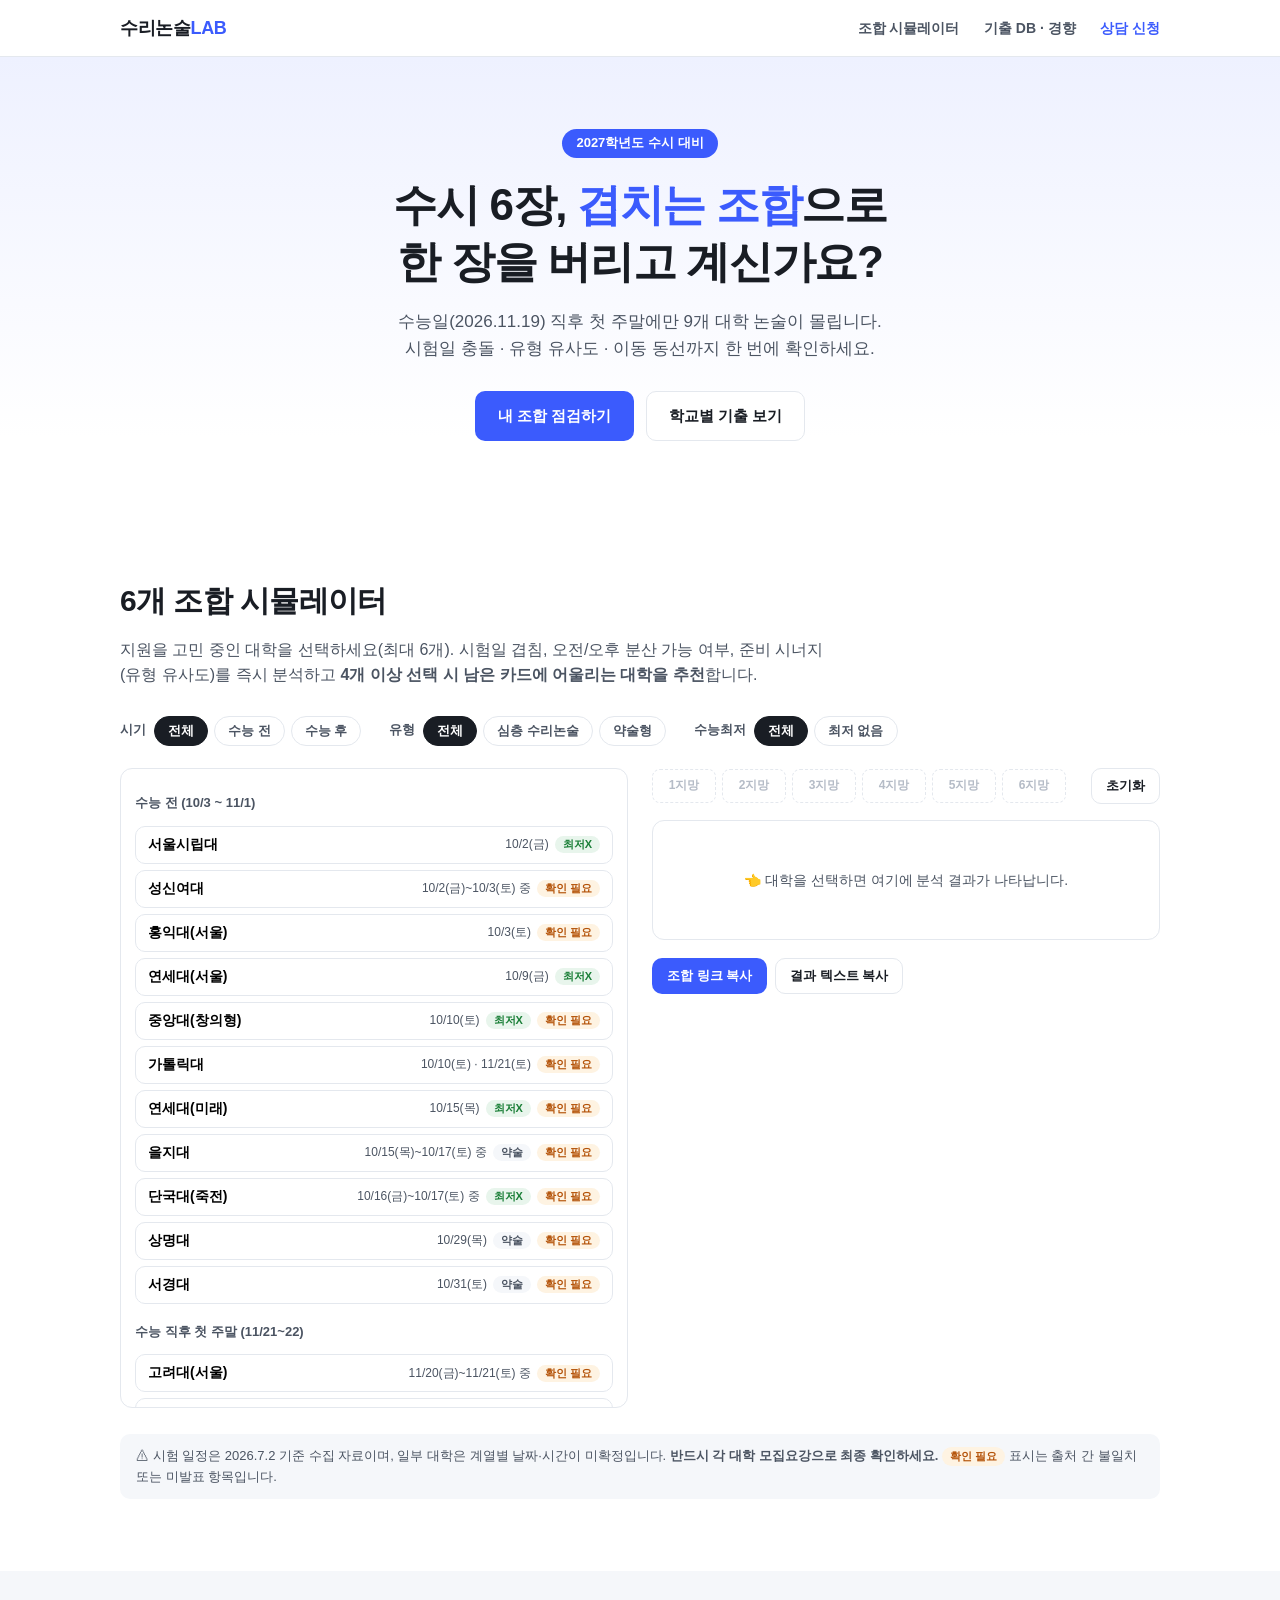
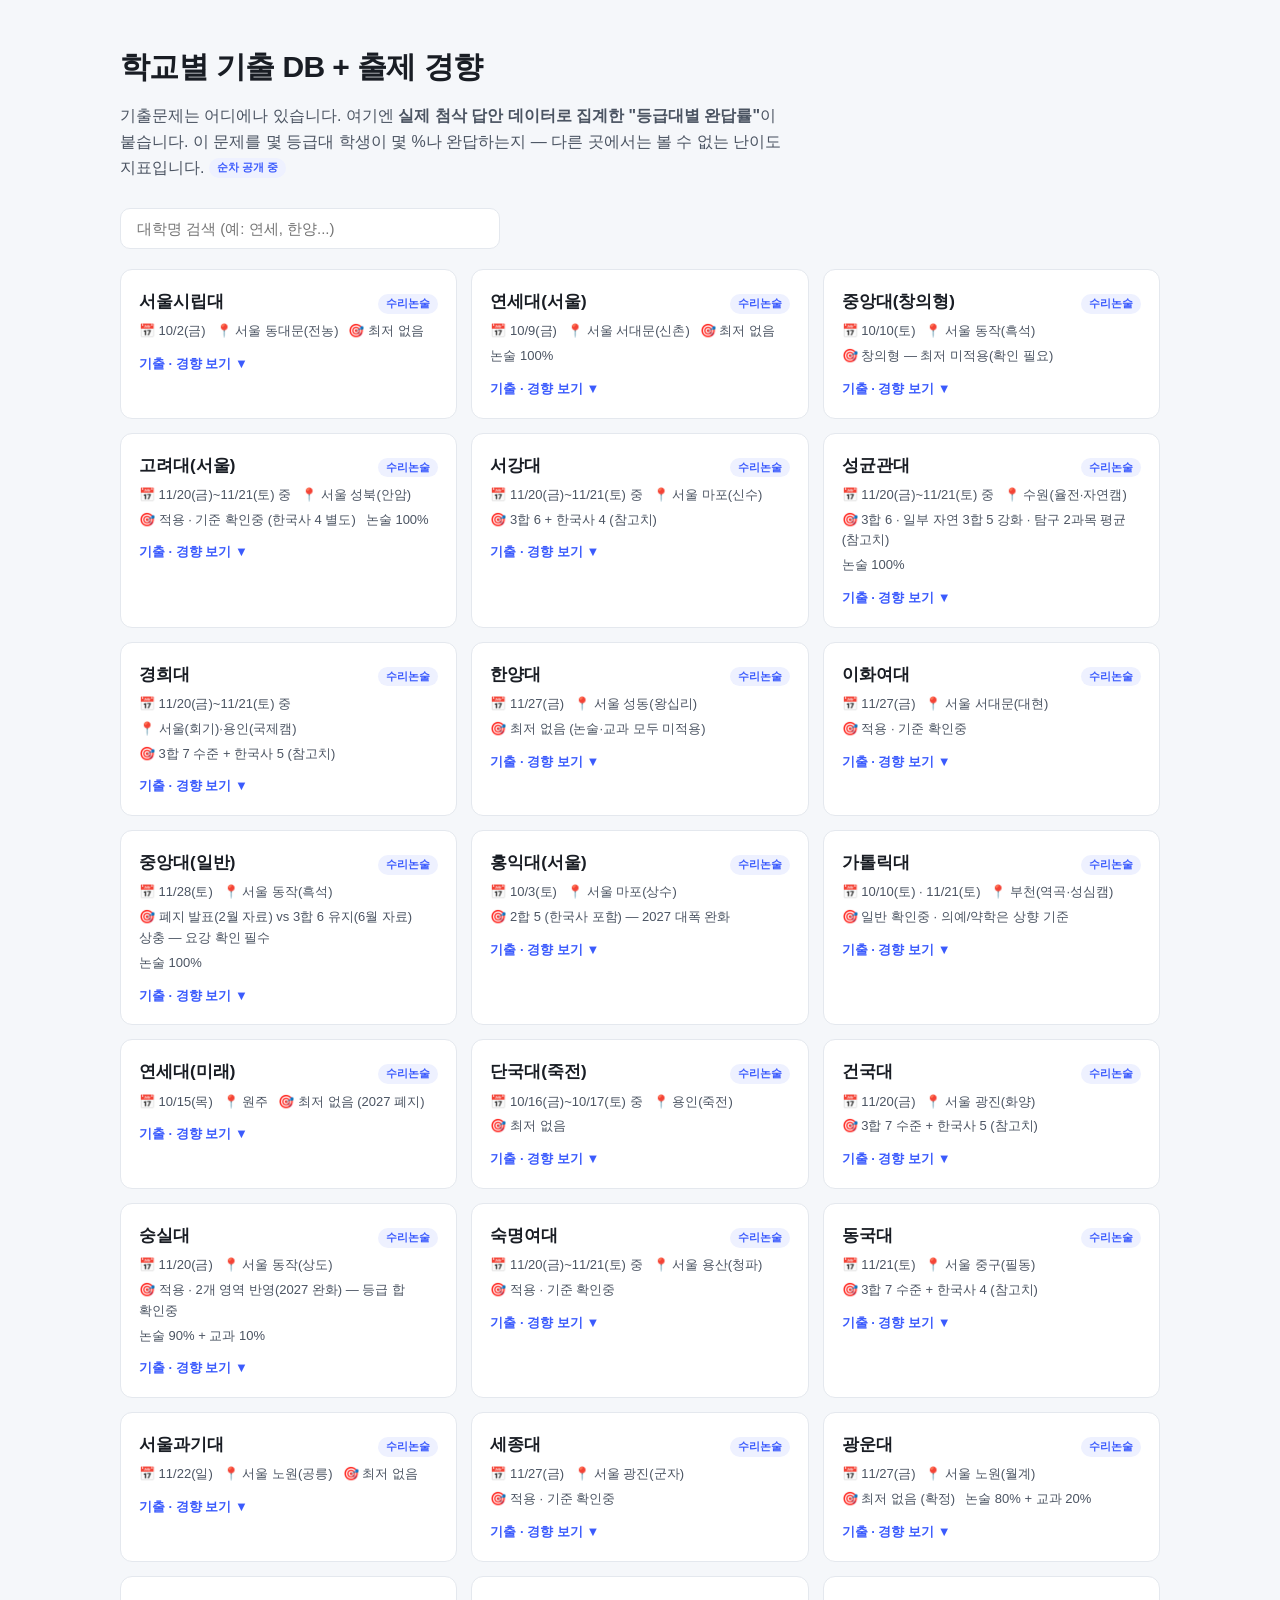
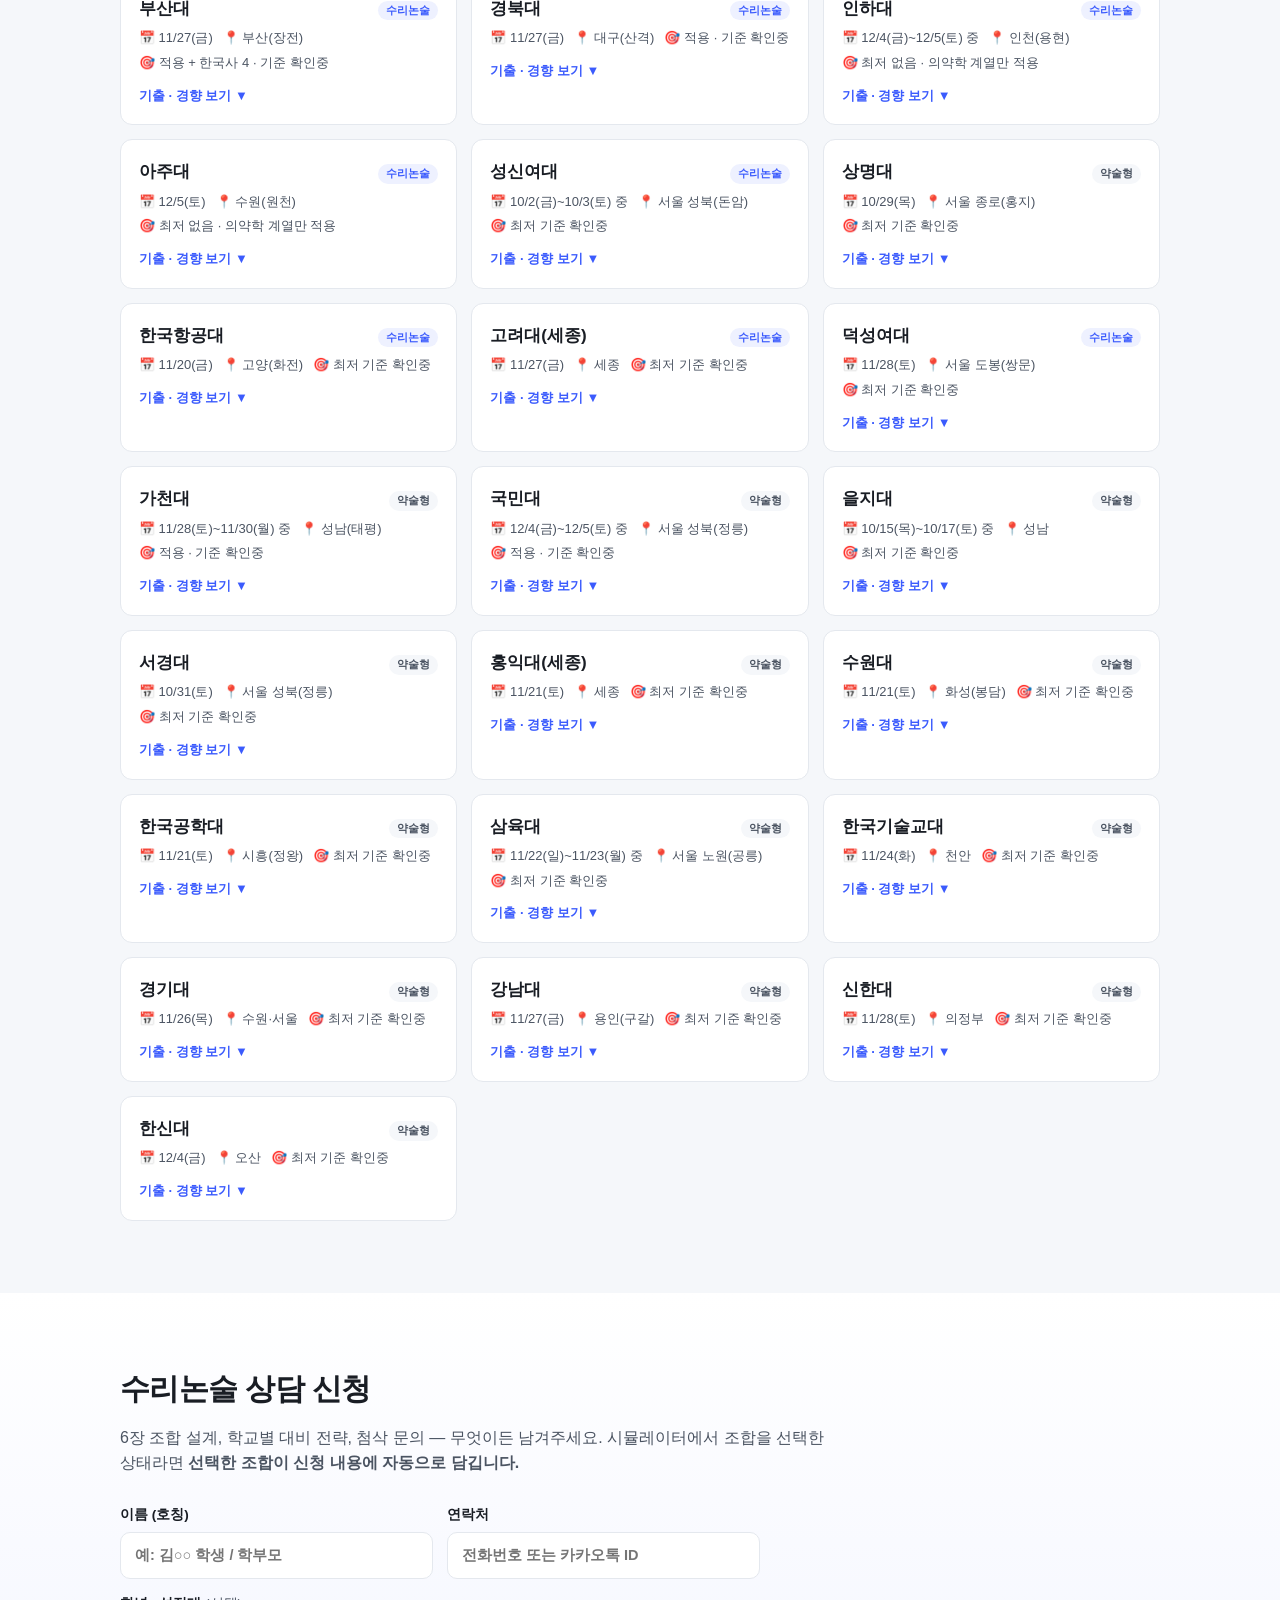
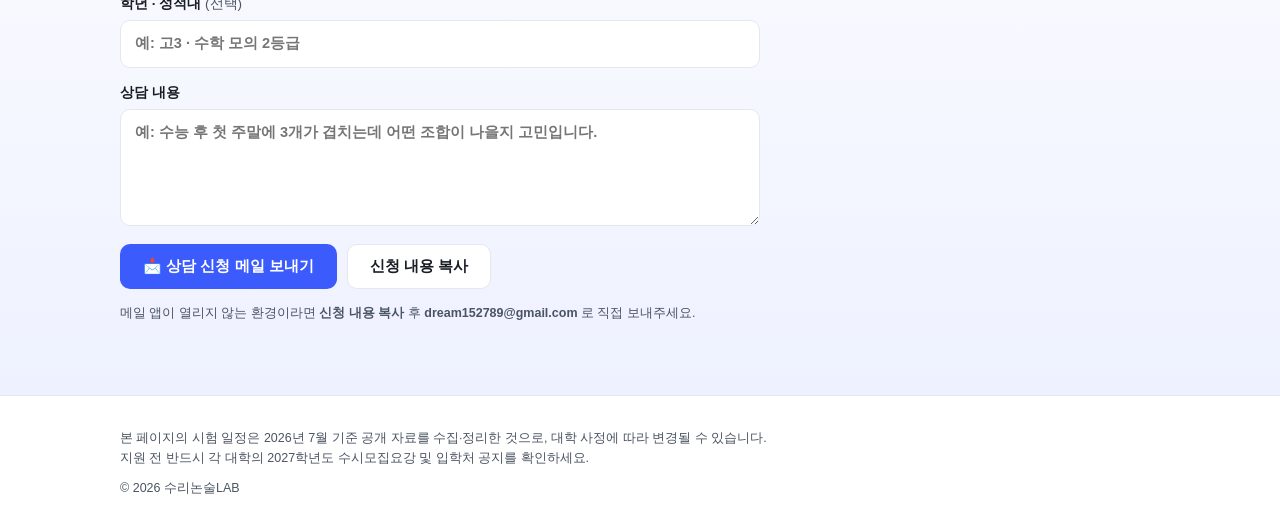
<file: index.html>
<!DOCTYPE html>
<html lang="ko">
<head>
<meta charset="UTF-8">
<meta name="viewport" content="width=device-width, initial-scale=1.0">
<title>2027 수리논술 조합 시뮬레이터 & 학교별 기출 DB</title>
<meta name="description" content="2027학년도 수리논술 실시 대학 시험일 겹침 체크, 6개 조합 시뮬레이터, 학교별 기출문제 DB와 첨삭 데이터 기반 출제 경향 분석">
<link rel="stylesheet" href="style.css">
</head>
<body>

<header class="site-header">
  <div class="wrap">
    <div class="logo">수리논술<span>LAB</span></div>
    <nav>
      <a href="#simulator">조합 시뮬레이터</a>
      <a href="#db">기출 DB · 경향</a>
      <a href="#contact" class="nav-cta">상담 신청</a>
    </nav>
  </div>
</header>

<section class="hero">
  <div class="wrap">
    <p class="hero-badge">2027학년도 수시 대비</p>
    <h1>수시 6장, <em>겹치는 조합</em>으로<br>한 장을 버리고 계신가요?</h1>
    <p class="hero-sub">
      수능일(2026.11.19) 직후 첫 주말에만 9개 대학 논술이 몰립니다.<br>
      시험일 충돌 · 유형 유사도 · 이동 동선까지 한 번에 확인하세요.
    </p>
    <div class="hero-cta">
      <a class="btn primary" href="#simulator">내 조합 점검하기</a>
      <a class="btn ghost" href="#db">학교별 기출 보기</a>
    </div>
  </div>
</section>

<!-- ===================== 조합 시뮬레이터 ===================== -->
<section id="simulator" class="section">
  <div class="wrap">
    <h2>6개 조합 시뮬레이터</h2>
    <p class="section-desc">
      지원을 고민 중인 대학을 선택하세요(최대 6개).
      시험일 겹침, 오전/오후 분산 가능 여부, 준비 시너지(유형 유사도)를 즉시 분석하고
      <strong>4개 이상 선택 시 남은 카드에 어울리는 대학을 추천</strong>합니다.
    </p>

    <div class="filters" id="filters">
      <div class="filter-group">
        <span class="filter-label">시기</span>
        <button class="chip-filter active" data-filter="period" data-value="all">전체</button>
        <button class="chip-filter" data-filter="period" data-value="before">수능 전</button>
        <button class="chip-filter" data-filter="period" data-value="after">수능 후</button>
      </div>
      <div class="filter-group">
        <span class="filter-label">유형</span>
        <button class="chip-filter active" data-filter="format" data-value="all">전체</button>
        <button class="chip-filter" data-filter="format" data-value="심층">심층 수리논술</button>
        <button class="chip-filter" data-filter="format" data-value="약술">약술형</button>
      </div>
      <div class="filter-group">
        <span class="filter-label">수능최저</span>
        <button class="chip-filter active" data-filter="min" data-value="all">전체</button>
        <button class="chip-filter" data-filter="min" data-value="없음">최저 없음</button>
      </div>
    </div>

    <div class="sim-layout">
      <div class="school-pool">
        <div id="schoolGroups"></div>
      </div>

      <div class="sim-result">
        <div class="slots-bar">
          <div class="slots" id="slots"></div>
          <button class="btn small ghost" id="clearBtn">초기화</button>
        </div>

        <div id="analysis" class="analysis">
          <p class="empty-hint">👈 대학을 선택하면 여기에 분석 결과가 나타납니다.</p>
        </div>

        <div id="recommend" class="recommend"></div>

        <div class="share-row" id="shareRow" hidden>
          <button class="btn primary small" id="copyLinkBtn">조합 링크 복사</button>
          <button class="btn ghost small" id="copyTextBtn">결과 텍스트 복사</button>
        </div>
      </div>
    </div>

    <p class="disclaimer">
      ⚠ 시험 일정은 2026.7.2 기준 수집 자료이며, 일부 대학은 계열별 날짜·시간이 미확정입니다.
      <strong>반드시 각 대학 모집요강으로 최종 확인하세요.</strong>
      <span class="badge warn">확인 필요</span> 표시는 출처 간 불일치 또는 미발표 항목입니다.
    </p>
  </div>
</section>

<!-- ===================== 기출 DB ===================== -->
<section id="db" class="section alt">
  <div class="wrap">
    <h2>학교별 기출 DB + 출제 경향</h2>
    <p class="section-desc">
      기출문제는 어디에나 있습니다. 여기엔 <strong>실제 첨삭 답안 데이터로 집계한
      "등급대별 완답률"</strong>이 붙습니다. 이 문제를 몇 등급대 학생이 몇 %나 완답하는지 —
      다른 곳에서는 볼 수 없는 난이도 지표입니다. <span class="badge soon">순차 공개 중</span>
    </p>
    <div class="db-search">
      <input type="text" id="dbSearch" placeholder="대학명 검색 (예: 연세, 한양...)">
    </div>
    <div id="dbGrid" class="db-grid"></div>
  </div>
</section>

<!-- ===================== 상담 신청 CTA ===================== -->
<section id="contact" class="section contact">
  <div class="wrap">
    <h2>수리논술 상담 신청</h2>
    <p class="section-desc">
      6장 조합 설계, 학교별 대비 전략, 첨삭 문의 — 무엇이든 남겨주세요.
      시뮬레이터에서 조합을 선택한 상태라면 <strong>선택한 조합이 신청 내용에 자동으로 담깁니다.</strong>
    </p>

    <form id="contactForm" class="contact-form">
      <div class="form-row">
        <label>이름 (호칭)
          <input type="text" id="cfName" placeholder="예: 김○○ 학생 / 학부모" required>
        </label>
        <label>연락처
          <input type="text" id="cfPhone" placeholder="전화번호 또는 카카오톡 ID" required>
        </label>
      </div>
      <label><span>학년 · 성적대 <span class="opt">(선택)</span></span>
        <input type="text" id="cfGrade" placeholder="예: 고3 · 수학 모의 2등급">
      </label>
      <label>상담 내용
        <textarea id="cfMsg" rows="4" placeholder="예: 수능 후 첫 주말에 3개가 겹치는데 어떤 조합이 나을지 고민입니다."></textarea>
      </label>

      <div class="contact-note" id="cfCombo" hidden></div>

      <div class="contact-actions">
        <button type="submit" class="btn primary">📩 상담 신청 메일 보내기</button>
        <button type="button" class="btn ghost" id="cfCopyBtn">신청 내용 복사</button>
      </div>
      <p class="contact-hint">
        메일 앱이 열리지 않는 환경이라면 <b>신청 내용 복사</b> 후
        <b id="cfEmail"></b> 로 직접 보내주세요.
      </p>
    </form>
  </div>
</section>

<footer class="site-footer">
  <div class="wrap">
    <p>본 페이지의 시험 일정은 2026년 7월 기준 공개 자료를 수집·정리한 것으로, 대학 사정에 따라 변경될 수 있습니다.<br>
    지원 전 반드시 각 대학의 2027학년도 수시모집요강 및 입학처 공지를 확인하세요.</p>
    <p class="copy">© 2026 수리논술LAB</p>
  </div>
</footer>

<script src="data.js"></script>
<script src="exam_data.js"></script>
<script src="app.js"></script>
</body>
</html>
</file>
<file: style.css>
:root {
  --ink: #191d24;
  --ink-soft: #4b5462;
  --line: #e4e8ee;
  --bg: #ffffff;
  --bg-alt: #f5f7fa;
  --accent: #3b5bfd;
  --accent-soft: #eef1ff;
  --red: #e5484d;
  --red-soft: #fdebec;
  --amber: #b45309;
  --amber-soft: #fef3e2;
  --green: #1a7f37;
  --green-soft: #e8f5ec;
  --radius: 12px;
}

* { margin: 0; padding: 0; box-sizing: border-box; }
html { scroll-behavior: smooth; }
body {
  font-family: "Pretendard", "Apple SD Gothic Neo", "Noto Sans KR", -apple-system, sans-serif;
  color: var(--ink);
  background: var(--bg);
  line-height: 1.6;
  word-break: keep-all;
}
.wrap { max-width: 1080px; margin: 0 auto; padding: 0 20px; }

/* header */
.site-header {
  position: sticky; top: 0; z-index: 50;
  background: rgba(255,255,255,.92); backdrop-filter: blur(8px);
  border-bottom: 1px solid var(--line);
}
.site-header .wrap { display: flex; align-items: center; justify-content: space-between; height: 56px; }
.logo { font-weight: 800; font-size: 18px; letter-spacing: -.02em; }
.logo span { color: var(--accent); }
.site-header nav a {
  color: var(--ink-soft); text-decoration: none; font-size: 14px; font-weight: 600; margin-left: 20px;
}
.site-header nav a:hover { color: var(--accent); }

/* hero */
.hero { padding: 72px 0 64px; text-align: center; background: linear-gradient(180deg, var(--accent-soft), #fff 85%); }
.hero-badge {
  display: inline-block; background: var(--accent); color: #fff;
  font-size: 13px; font-weight: 700; padding: 4px 14px; border-radius: 999px; margin-bottom: 18px;
}
.hero h1 { font-size: clamp(28px, 5vw, 44px); line-height: 1.3; letter-spacing: -.03em; font-weight: 800; }
.hero h1 em { font-style: normal; color: var(--accent); }
.hero-sub { margin-top: 18px; color: var(--ink-soft); font-size: clamp(14px, 2.2vw, 17px); }
.hero-cta { margin-top: 28px; display: flex; gap: 12px; justify-content: center; flex-wrap: wrap; }

/* buttons */
.btn {
  display: inline-block; border-radius: 10px; padding: 12px 22px;
  font-size: 15px; font-weight: 700; text-decoration: none; cursor: pointer;
  border: 1px solid transparent; transition: .15s;
}
.btn.primary { background: var(--accent); color: #fff; }
.btn.primary:hover { filter: brightness(1.1); }
.btn.ghost { background: #fff; color: var(--ink); border-color: var(--line); }
.btn.ghost:hover { border-color: var(--accent); color: var(--accent); }
.btn.small { padding: 8px 14px; font-size: 13px; }

/* sections */
.section { padding: 72px 0; }
.section.alt { background: var(--bg-alt); }
.section h2 { font-size: clamp(22px, 3.5vw, 30px); font-weight: 800; letter-spacing: -.02em; }
.section-desc { margin: 12px 0 28px; color: var(--ink-soft); max-width: 720px; }

/* badges */
.badge {
  display: inline-block; font-size: 11px; font-weight: 700; padding: 1px 8px;
  border-radius: 999px; vertical-align: middle; white-space: nowrap;
}
.badge.warn { background: var(--amber-soft); color: var(--amber); }
.badge.ok { background: var(--green-soft); color: var(--green); }
.badge.danger { background: var(--red-soft); color: var(--red); }
.badge.soon { background: var(--accent-soft); color: var(--accent); }
.badge.plain { background: var(--bg-alt); color: var(--ink-soft); }

/* filters */
.filters { display: flex; flex-wrap: wrap; gap: 14px 28px; margin-bottom: 22px; }
.filter-group { display: flex; align-items: center; gap: 6px; flex-wrap: wrap; }
.filter-label { font-size: 13px; font-weight: 700; color: var(--ink-soft); margin-right: 2px; }
.chip-filter {
  border: 1px solid var(--line); background: #fff; border-radius: 999px;
  padding: 5px 13px; font-size: 13px; font-weight: 600; color: var(--ink-soft); cursor: pointer;
}
.chip-filter.active { background: var(--ink); border-color: var(--ink); color: #fff; }

/* simulator layout */
.sim-layout { display: grid; grid-template-columns: 1fr 1fr; gap: 24px; align-items: start; }
@media (max-width: 860px) { .sim-layout { grid-template-columns: 1fr; } }

.school-pool {
  border: 1px solid var(--line); border-radius: var(--radius);
  max-height: 640px; overflow-y: auto; padding: 6px 14px 14px;
}
.pool-group-title {
  font-size: 13px; font-weight: 800; color: var(--ink-soft);
  margin: 14px 0 8px; position: sticky; top: 0; background: #fff; padding: 4px 0;
}
.school-chip {
  display: flex; justify-content: space-between; align-items: center; gap: 8px;
  width: 100%; text-align: left;
  border: 1px solid var(--line); background: #fff; border-radius: 10px;
  padding: 9px 12px; margin-bottom: 6px; cursor: pointer; font-size: 14px; transition: .12s;
}
.school-chip:hover { border-color: var(--accent); }
.school-chip.selected { border-color: var(--accent); background: var(--accent-soft); }
.school-chip.disabled { opacity: .45; cursor: not-allowed; }
.school-chip .name { font-weight: 700; }
.school-chip .meta { font-size: 12px; color: var(--ink-soft); display: flex; gap: 6px; align-items: center; flex-shrink: 0; }

/* slots */
.slots-bar { display: flex; align-items: center; gap: 10px; margin-bottom: 16px; }
.slots { display: flex; gap: 6px; flex: 1; flex-wrap: wrap; }
.slot {
  min-width: 64px; height: 34px; border: 1.5px dashed var(--line); border-radius: 8px;
  display: flex; align-items: center; justify-content: center;
  font-size: 12px; font-weight: 700; color: #b5bcc7; padding: 0 8px;
}
.slot.filled {
  border-style: solid; border-color: var(--accent);
  background: var(--accent-soft); color: var(--accent); cursor: pointer;
}
.slot.filled:hover { text-decoration: line-through; }

/* analysis */
.analysis { border: 1px solid var(--line); border-radius: var(--radius); padding: 18px; }
.empty-hint { color: var(--ink-soft); font-size: 14px; text-align: center; padding: 30px 0; }

.timeline { margin-bottom: 18px; }
.timeline-row { display: flex; gap: 10px; align-items: baseline; padding: 7px 0; border-bottom: 1px dashed var(--line); font-size: 14px; }
.timeline-row:last-child { border-bottom: none; }
.timeline-date { font-weight: 800; min-width: 120px; font-variant-numeric: tabular-nums; }
.timeline-date small { font-weight: 600; color: var(--ink-soft); }
.timeline-row.suneung .timeline-date, .timeline-row.suneung .timeline-schools { color: var(--red); font-weight: 800; }
.timeline-schools { display: flex; flex-wrap: wrap; gap: 4px 8px; }

.conflict-card {
  border-radius: 10px; padding: 12px 14px; font-size: 13.5px; margin-bottom: 8px; line-height: 1.55;
}
.conflict-card.red { background: var(--red-soft); }
.conflict-card.amber { background: var(--amber-soft); }
.conflict-card.green { background: var(--green-soft); }
.conflict-card b { font-weight: 800; }

.analysis h3 { font-size: 15px; font-weight: 800; margin: 18px 0 10px; }
.analysis h3:first-child { margin-top: 0; }

.syn-row {
  display: flex; align-items: center; gap: 10px; font-size: 13.5px; padding: 6px 0;
  border-bottom: 1px dashed var(--line);
}
.syn-row:last-child { border-bottom: none; }
.syn-pair { min-width: 190px; font-weight: 700; }
.syn-bar { flex: 1; height: 8px; background: var(--bg-alt); border-radius: 99px; overflow: hidden; min-width: 60px; }
.syn-bar i { display: block; height: 100%; background: var(--accent); border-radius: 99px; }
.syn-pct { font-weight: 800; min-width: 40px; text-align: right; font-variant-numeric: tabular-nums; }

/* recommend */
.recommend { margin-top: 18px; }
.recommend .rec-box { border: 1.5px solid var(--accent); border-radius: var(--radius); padding: 16px 18px; background: var(--accent-soft); }
.recommend h3 { font-size: 15px; font-weight: 800; margin-bottom: 10px; }
.rec-item { background: #fff; border-radius: 10px; padding: 10px 14px; margin-bottom: 8px; font-size: 13.5px; }
.rec-item:last-child { margin-bottom: 0; }
.rec-item b { font-size: 14.5px; }
.rec-reasons { color: var(--ink-soft); margin-top: 2px; }

.share-row { margin-top: 14px; display: flex; gap: 8px; }

.disclaimer {
  margin-top: 26px; font-size: 13px; color: var(--ink-soft);
  background: var(--bg-alt); border-radius: 10px; padding: 12px 16px;
}

/* DB section */
.db-search { margin-bottom: 20px; }
.db-search input {
  width: 100%; max-width: 380px; padding: 11px 16px; font-size: 15px;
  border: 1px solid var(--line); border-radius: 10px; outline: none;
}
.db-search input:focus { border-color: var(--accent); }

.db-grid { display: grid; grid-template-columns: repeat(auto-fill, minmax(300px, 1fr)); gap: 14px; }
.db-card {
  background: #fff; border: 1px solid var(--line); border-radius: var(--radius);
  padding: 18px; cursor: pointer; transition: .15s;
}
.db-card:hover { border-color: var(--accent); box-shadow: 0 4px 16px rgba(59,91,253,.08); }
.db-card .db-head { display: flex; justify-content: space-between; align-items: baseline; gap: 8px; }
.db-card h3 { font-size: 17px; font-weight: 800; }
.db-card .db-meta { font-size: 13px; color: var(--ink-soft); margin-top: 6px; display: flex; flex-wrap: wrap; gap: 4px 10px; }
.db-card .db-open { margin-top: 12px; font-size: 13px; font-weight: 700; color: var(--accent); }

.db-detail { grid-column: 1 / -1; background: #fff; border: 1.5px solid var(--accent); border-radius: var(--radius); padding: 22px; }
.db-detail h3 { font-size: 19px; font-weight: 800; margin-bottom: 4px; }
.db-detail .db-detail-meta { font-size: 13.5px; color: var(--ink-soft); margin-bottom: 16px; }
.db-detail h4 { font-size: 14.5px; font-weight: 800; margin: 18px 0 8px; }
.db-detail .placeholder {
  background: var(--bg-alt); border-radius: 10px; padding: 14px 16px; font-size: 13.5px; color: var(--ink-soft);
}
.table-scroll { overflow-x: auto; }
.past-table { width: 100%; border-collapse: collapse; font-size: 13.5px; }
.past-table th, .past-table td { border-bottom: 1px solid var(--line); padding: 9px 10px; text-align: left; vertical-align: top; }
.past-table th { font-size: 12.5px; color: var(--ink-soft); font-weight: 700; background: var(--bg-alt); white-space: nowrap; }
.db-close { margin-top: 16px; }

/* 과목 분포 막대 (기출 집계) */
.subj-bars { margin-top: 10px; display: flex; flex-direction: column; gap: 6px; }
.subj-bar-row { display: flex; align-items: center; gap: 10px; font-size: 13px; }
.subj-name { min-width: 78px; font-weight: 700; }
.subj-track { flex: 1; height: 9px; background: var(--bg-alt); border-radius: 99px; overflow: hidden; min-width: 60px; }
.subj-track i { display: block; height: 100%; background: var(--accent); border-radius: 99px; }
.subj-val { min-width: 96px; text-align: right; color: var(--ink-soft); font-variant-numeric: tabular-nums; }
/* 연도별 단원 칩 */
.unit-chip { display: inline-block; background: var(--accent-soft); color: var(--accent);
  border-radius: 6px; padding: 2px 7px; font-size: 12px; font-weight: 600; margin: 1px 0; white-space: nowrap; }

/* contact CTA */
.site-header nav a.nav-cta { color: var(--accent); }
.section.contact { background: linear-gradient(180deg, #fff, var(--accent-soft)); }
.contact-form { max-width: 640px; display: flex; flex-direction: column; gap: 14px; }
.contact-form label { display: flex; flex-direction: column; gap: 6px; flex: 1; font-size: 13.5px; font-weight: 700; }
.contact-form .opt { color: var(--ink-soft); font-weight: 500; }
.contact-form input, .contact-form textarea {
  font: inherit; font-size: 14.5px; padding: 11px 14px;
  border: 1px solid var(--line); border-radius: 10px; outline: none; background: #fff;
  resize: vertical;
}
.contact-form input:focus, .contact-form textarea:focus { border-color: var(--accent); }
.form-row { display: flex; gap: 14px; }
.contact-note {
  font-size: 13px; font-weight: 600; color: var(--green);
  background: var(--green-soft); border-radius: 10px; padding: 10px 14px;
}
.contact-actions { display: flex; gap: 10px; flex-wrap: wrap; margin-top: 4px; }
.contact-hint { font-size: 12.5px; color: var(--ink-soft); }

/* footer */
.site-footer { border-top: 1px solid var(--line); padding: 32px 0; font-size: 12.5px; color: var(--ink-soft); }
.site-footer .copy { margin-top: 10px; }

@media (max-width: 640px) {
  .section { padding: 52px 0; }
  .form-row { flex-direction: column; }
  .site-header nav a { margin-left: 12px; font-size: 13px; white-space: nowrap; }
  .site-header nav a:not(.nav-cta) { display: none; }
  .site-header nav a.nav-cta { background: var(--accent); color: #fff; padding: 7px 14px; border-radius: 999px; }
  .school-pool { max-height: 380px; }
  .syn-pair { min-width: 130px; font-size: 12.5px; }
  .timeline-date { min-width: 96px; font-size: 13px; }
}
</file>
